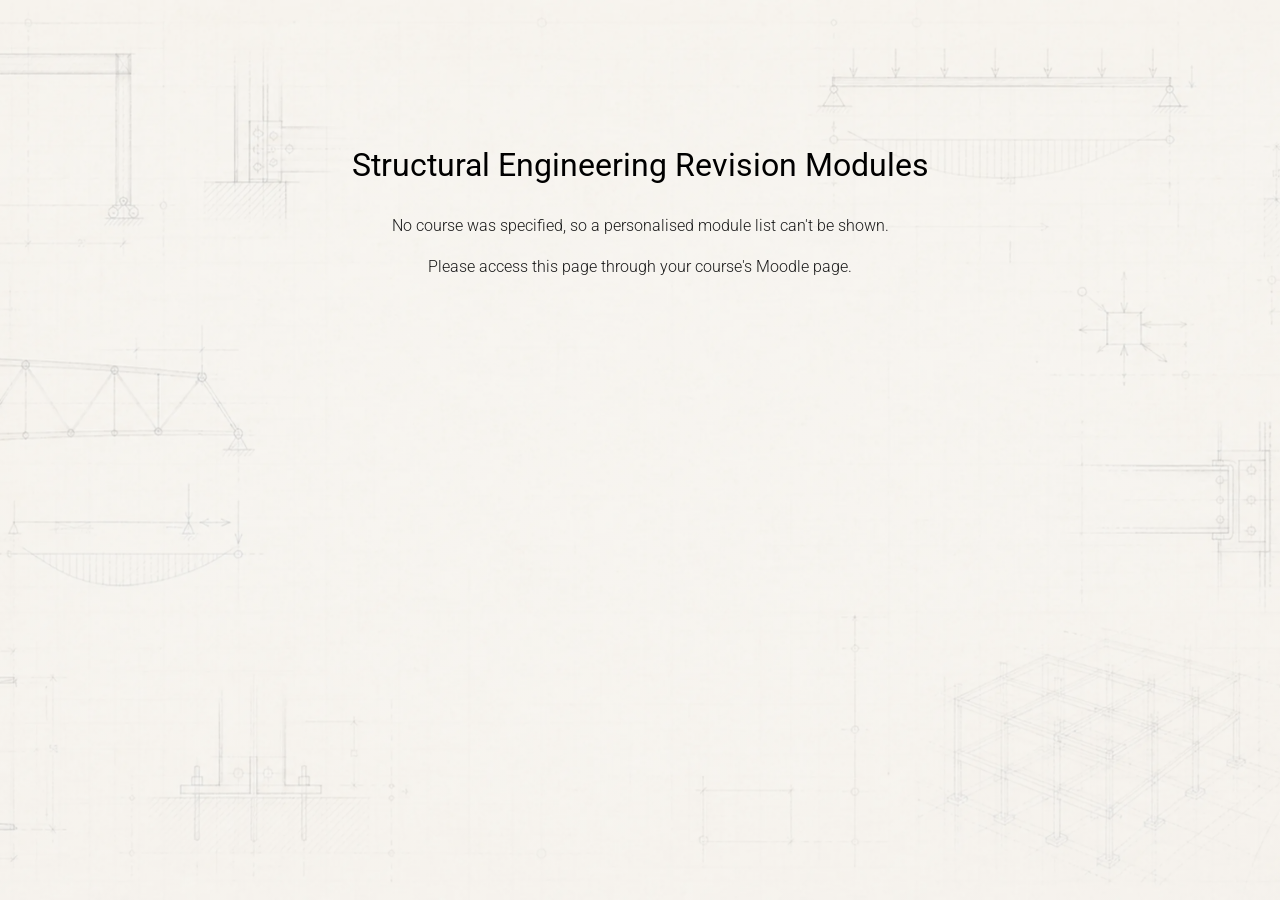
<file: homepage/index.html>
<!DOCTYPE html>
<html lang="en">
<head>
  <meta charset="UTF-8">
  <meta name="viewport" content="width=device-width, initial-scale=1.0">
  <title>Revision Modules</title>

  <link rel="stylesheet" href="../core/style.css">
  <link rel="stylesheet" href="homepage.css">
</head>

<body>

  <div id="homepage-app"></div>

  <!-- Load order matters: each file uses things defined above it -->
  <script src="../core/context.js"></script>   <!-- getStudentContext()          -->
  <script src="../core/api.js"></script>       <!-- fetchProgress()              -->
  <script src="catalog.js"></script>           <!-- CATALOG + lookup helpers     -->
  <script src="prerequisites.js"></script>     <!-- COURSE_GRAPH + default suite -->
  <script src="courses.js"></script>           <!-- COURSES (live offerings)     -->
  <script src="homepage.js"></script>          <!-- renders the dashboard        -->

</body>
</html>
</file>
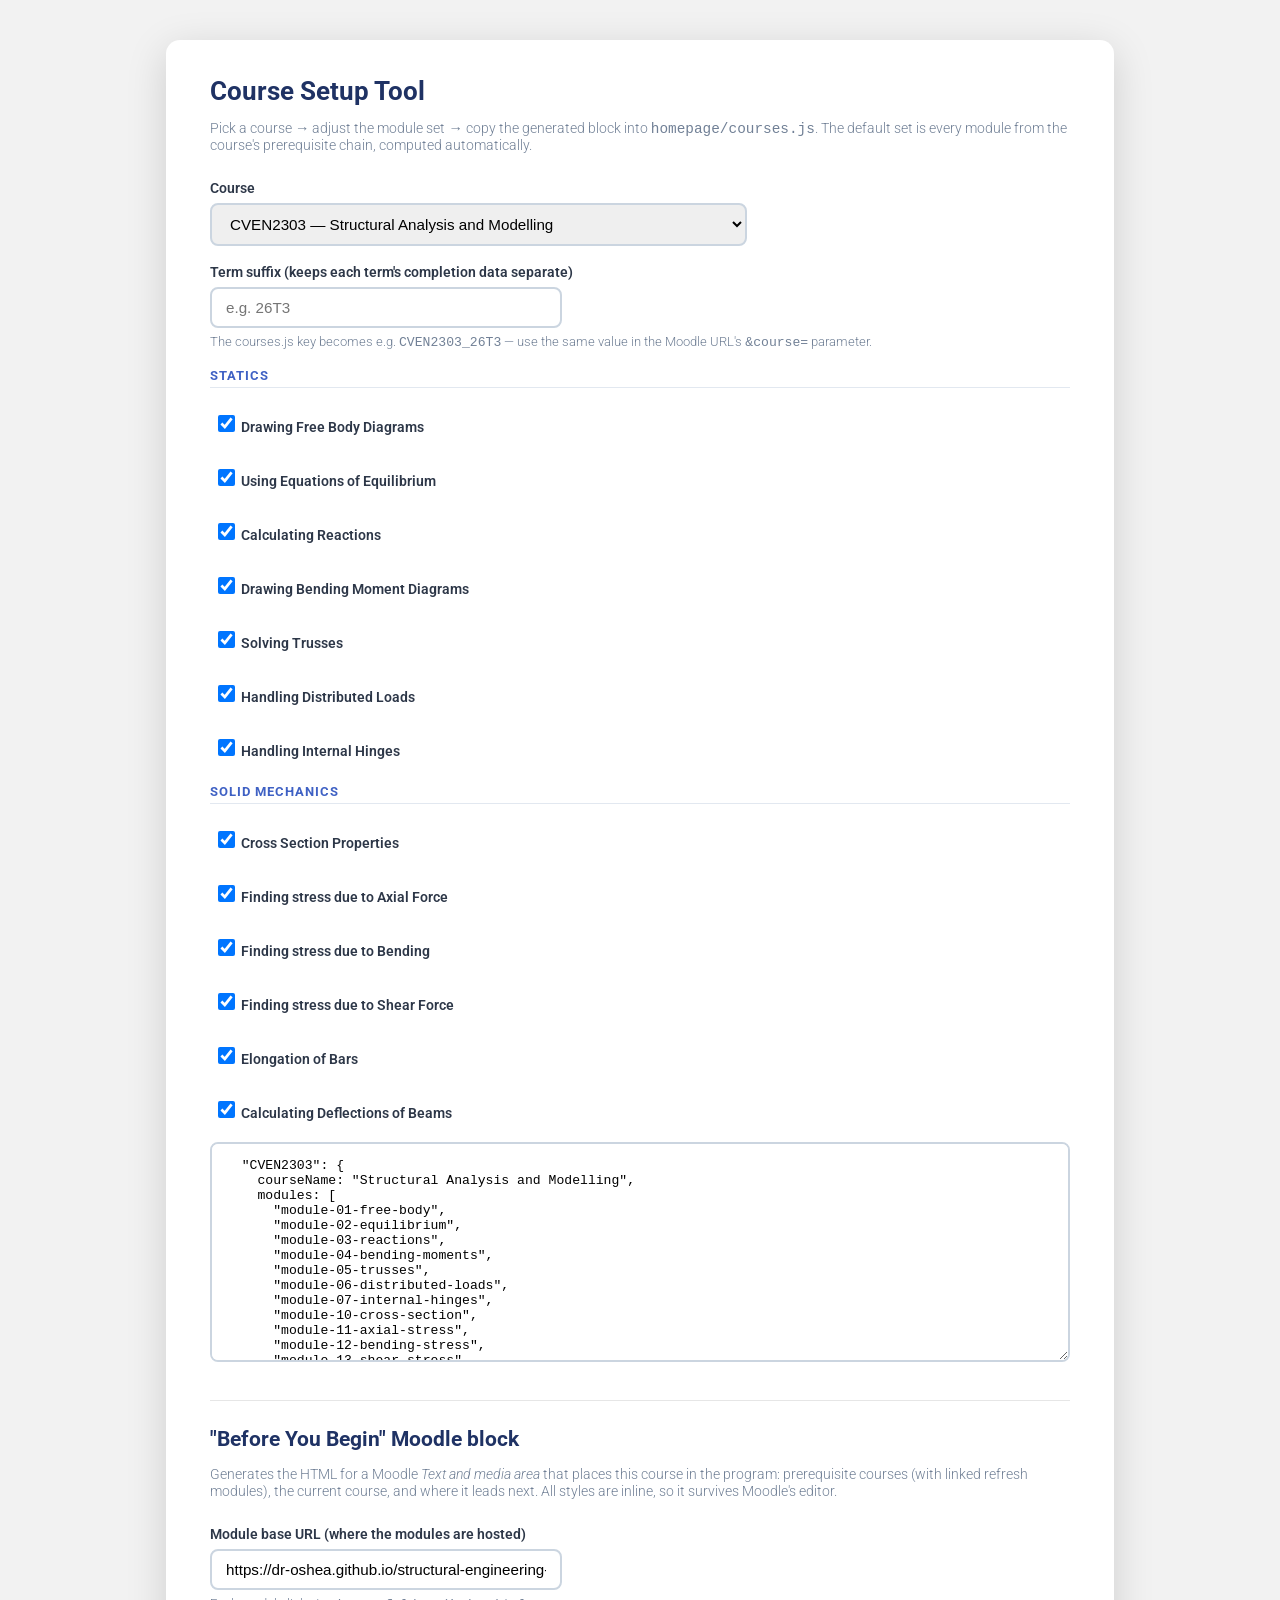
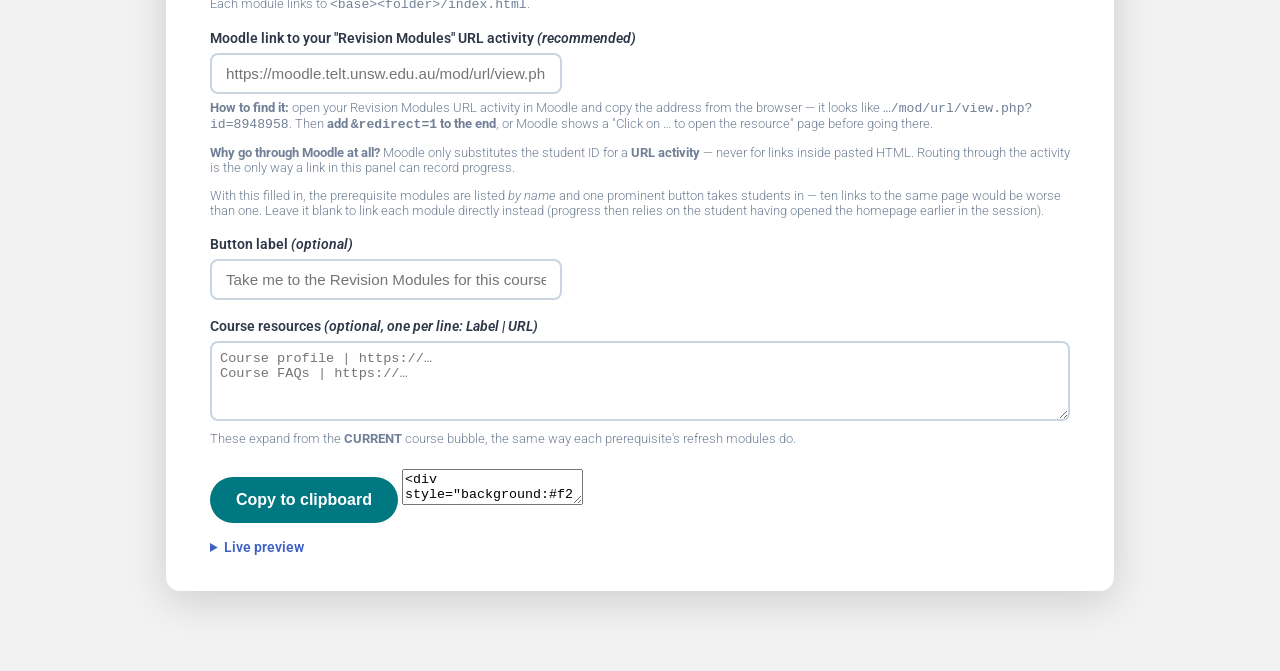
<file: setup-tool/index.html>
<!DOCTYPE html>
<html lang="en">
<head>
  <meta charset="UTF-8">
  <meta name="viewport" content="width=device-width, initial-scale=1.0">
  <title>Course Setup Tool — Revision Modules</title>
  <link rel="stylesheet" href="../core/style.css">
  <style>
    /* Self-contained tool styling (admin-facing, not student-facing) */
    #tool { max-width: 860px; margin: 40px auto 80px; background: white;
            border-radius: 14px; padding: 36px 44px;
            box-shadow: 0 10px 40px rgba(0,0,0,0.15); }
    #tool h1 { font-size: 1.6rem; color: #1f3264; margin: 0 0 6px; }
    #tool .sub { color: #718096; font-size: 0.9rem; margin-bottom: 26px; }
    #tool label { font-weight: 600; color: #2d3748; display: block;
                  margin: 18px 0 6px; font-size: 0.9rem; }
    #tool select, #tool input[type=text] {
      padding: 10px 14px; font-size: 0.95rem; border: 2px solid #cbd5e0;
      border-radius: 8px; min-width: 320px; }
    .cat-block { margin: 18px 0 4px; }
    .cat-block h3 { font-size: 0.8rem; letter-spacing: 0.08em;
                    text-transform: uppercase; color: #3f61c4;
                    border-bottom: 1px solid #e2e8f0; padding-bottom: 4px; }
    .mod-row { display: flex; align-items: center; gap: 10px;
               padding: 6px 4px; font-size: 0.95rem; color: #2d3748; }
    .mod-row input { width: 17px; height: 17px; }
    .mod-extra { opacity: 0.75; }
    #output { width: 100%; min-height: 220px; font-family: monospace;
              font-size: 0.82rem; border: 2px solid #cbd5e0; border-radius: 8px;
              padding: 14px; box-sizing: border-box; margin-top: 8px; }
    .tool-btn { margin-top: 18px; }
    .hint { font-size: 0.82rem; color: #718096; margin-top: 6px; }
  </style>
</head>
<body>

  <div id="tool">
    <h1>Course Setup Tool</h1>
    <p class="sub">Pick a course → adjust the module set → copy the generated
       block into <code>homepage/courses.js</code>. The default set is every
       module from the course's prerequisite chain, computed automatically.</p>

    <label for="course-select">Course</label>
    <select id="course-select" onchange="toolRefresh()"></select>

    <label for="term-input">Term suffix (keeps each term's completion data separate)</label>
    <input type="text" id="term-input" placeholder="e.g. 26T3"
           oninput="toolGenerate(); toolGenerateMoodle();">
    <p class="hint">The courses.js key becomes e.g. <code>CVEN2303_26T3</code> —
       use the same value in the Moodle URL's <code>&amp;course=</code> parameter.</p>

    <div id="module-picker"></div>

    <textarea id="output" readonly
      placeholder="The generated block appears here — copy and paste it into homepage/courses.js"></textarea>

    <hr style="margin:34px 0 26px;border:none;border-top:1px solid #e6e6e6;">

    <h1 style="font-size:1.3rem;">"Before You Begin" Moodle block</h1>
    <p class="sub">Generates the HTML for a Moodle <em>Text and media area</em> that
       places this course in the program: prerequisite courses (with linked
       refresh modules), the current course, and where it leads next. All styles
       are inline, so it survives Moodle's editor.</p>

    <label for="mp-base">Module base URL (where the modules are hosted)</label>
    <input type="text" id="mp-base" value="https://dr-oshea.github.io/structural-engineering-modules/"
           oninput="toolGenerateMoodle()">
    <p class="hint">Each module links to <code>&lt;base&gt;&lt;folder&gt;/index.html</code>.</p>

    <label for="mp-home">Moodle link to your "Revision Modules" URL activity <em>(recommended)</em></label>
    <input type="text" id="mp-home" placeholder="https://moodle.telt.unsw.edu.au/mod/url/view.php?id=123456&amp;redirect=1"
           oninput="toolGenerateMoodle()">
    <p class="hint">
      <strong>How to find it:</strong> open your Revision Modules URL activity in
      Moodle and copy the address from the browser — it looks like
      <code>…/mod/url/view.php?id=8948958</code>. Then
      <strong>add <code>&amp;redirect=1</code> to the end</strong>, or Moodle shows a
      "Click on … to open the resource" page before going there.
    </p>
    <p class="hint">
      <strong>Why go through Moodle at all?</strong> Moodle only substitutes the
      student ID for a <strong>URL activity</strong> — never for links inside
      pasted HTML. Routing through the activity is the only way a link in this
      panel can record progress.
    </p>
    <p class="hint">
      With this filled in, the prerequisite modules are listed <em>by name</em>
      and one prominent button takes students in — ten links to the same page
      would be worse than one. Leave it blank to link each module directly
      instead (progress then relies on the student having opened the homepage
      earlier in the session).
    </p>

    <label for="mp-btn">Button label <em>(optional)</em></label>
    <input type="text" id="mp-btn"
           placeholder="Take me to the Revision Modules for this course"
           oninput="toolGenerateMoodle()">

    <label for="mp-res">Course resources <em>(optional, one per line: Label | URL)</em></label>
    <textarea id="mp-res" rows="4" style="width:100%;box-sizing:border-box;
      font-family:monospace;font-size:.85rem;border:2px solid #cbd5e0;border-radius:8px;padding:8px;"
      placeholder="Course profile | https://…&#10;Course FAQs | https://…"
      oninput="toolGenerateMoodle()"></textarea>
    <p class="hint">These expand from the <strong>CURRENT</strong> course bubble, the same way each prerequisite's refresh modules do.</p>

    <button class="tool-btn" onclick="toolCopyMoodle()"
            style="background:#007882;">Copy to clipboard</button>
    <span id="mp-copied" style="margin-left:10px;color:#1ac987;font-weight:600;
          font-size:.85rem;display:none;">Copied ✓</span>
    <textarea id="moodle-output" readonly
      placeholder="The Moodle HTML appears here — copy it into the HTML view of a Text and media area."></textarea>

    <details style="margin-top:16px;">
      <summary style="cursor:pointer;font-size:.85rem;color:#3f61c4;font-weight:600;">
        Live preview</summary>
      <div id="moodle-preview" style="margin-top:12px;border:1px solid #e6e6e6;border-radius:8px;
           overflow:hidden;"></div>
    </details>
  </div>

  <!-- Data + logic (shared with the homepage — single source of truth) -->
  <script src="../homepage/catalog.js"></script>
  <script src="../homepage/prerequisites.js"></script>
  <script src="../homepage/moodle-panel.js"></script>

  <script>
    // ── Populate the course dropdown from the graph ──
    const sel = document.getElementById("course-select");
    Object.keys(COURSE_GRAPH).forEach(code => {
      const o = document.createElement("option");
      o.value = code;
      o.textContent = `${code} — ${COURSE_GRAPH[code].name}`;
      sel.appendChild(o);
    });
    sel.value = "CVEN2303";   // sensible default

    // ── Render the tickbox picker for the selected course ──
    function toolRefresh() {
      const code       = sel.value;
      const defaultIds = new Set(getDefaultModuleIds(code));

      // Group ALL catalog modules by category, in catalog order
      const cats = CATALOG.categories.slice().sort((a,b)=>a.order-b.order);
      const picker = document.getElementById("module-picker");

      picker.innerHTML = cats.map(cat => {
        const mods = CATALOG.modules
          .filter(m => m.category === cat.id)
          .sort((a,b)=>a.order-b.order);
        if (!mods.length) return "";
        return `
          <div class="cat-block">
            <h3>${cat.name}</h3>
            ${mods.map(m => {
              const isDefault = defaultIds.has(m.id);
              return `
                <label class="mod-row ${isDefault ? "" : "mod-extra"}">
                  <input type="checkbox" value="${m.id}"
                         ${isDefault ? "checked" : ""} onchange="toolGenerate()">
                  ${m.title}
                  ${isDefault ? "" : "<em>(beyond default prerequisites)</em>"}
                </label>
              `;
            }).join("")}
          </div>
        `;
      }).join("") || "<p class='hint'>No modules exist in the catalog yet.</p>";

      toolGenerate();
      if (typeof buildMoodlePanel === "function") toolGenerateMoodle();
    }

    // ── Emit the courses.js block ──
    function toolGenerate() {
      const code = sel.value;
      const term = document.getElementById("term-input").value.trim();
      const key  = term ? `${code}_${term}` : code;

      const ticked = [...document.querySelectorAll("#module-picker input:checked")]
                       .map(cb => cb.value);
      const ordered = sortModuleIds(ticked);   // catalog order, always

      const block =
`  "${key}": {
    courseName: "${COURSE_GRAPH[code].name}",
    modules: [
${ordered.map(id => `      "${id}"`).join(",\n")}
    ]
  },`;

      document.getElementById("output").value = block;
    }

    // ── Moodle "Before You Begin" panel generation ──
    function toolGenerateMoodle() {
      const code = sel.value;
      const term = document.getElementById("term-input").value.trim();
      const base = document.getElementById("mp-base").value.trim();

      const homeUrl = document.getElementById("mp-home").value.trim();

      // "Label | URL" per line → [{label, url}]
      const resources = document.getElementById("mp-res").value
        .split("\n").map(l => l.trim()).filter(Boolean)
        .map(l => {
          const i = l.lastIndexOf("|");
          return i === -1 ? null
            : { label: l.slice(0, i).trim(), url: l.slice(i + 1).trim() };
        }).filter(r => r && r.label && r.url);

      const btnText = document.getElementById("mp-btn").value.trim();

      const html = buildMoodlePanel(code, {
        moduleBaseUrl:  base,
        homeUrl:        homeUrl || undefined,
        homeButtonText: btnText || undefined,
        resources:     resources.length ? resources : undefined,
        courseParam:   term ? `${code}_${term}` : code
      });

      document.getElementById("moodle-output").value = html;
      document.getElementById("moodle-preview").innerHTML = html;
    }

    function toolCopyMoodle() {
      const ta = document.getElementById("moodle-output");
      ta.select();
      navigator.clipboard.writeText(ta.value).then(() => {
        const tag = document.getElementById("mp-copied");
        tag.style.display = "inline";
        setTimeout(() => tag.style.display = "none", 1600);
      });
    }

    toolRefresh();
    toolGenerateMoodle();
  </script>

</body>
</html>
</file>
<file: core/style.css>
/* ============================================================================
   UNSW LIGHT THEME — per Master Style Guide (typography + colour pages)
   Headings: Clancy (fallback Roboto/Arial) · Body: Roboto Light 300
   Mono accents: Roboto Mono · Palette: see :root
   ============================================================================ */

@import url('https://fonts.googleapis.com/css2?family=Roboto:wght@300;400;500;600;700&family=Roboto+Mono:wght@400;500&display=swap');

/* Clancy is UNSW's licensed custom typeface and cannot be bundled publicly.
   When you obtain the webfont files from the Brand team, place them in
   core/fonts/ and uncomment — headings pick it up automatically:

@font-face {
  font-family: 'Clancy';
  src: url('fonts/Clancy-Medium.woff2') format('woff2');
  font-weight: 600;
  font-display: swap;
}
*/

/* ===== Variables ===== */

:root {
  --sidebar-width: 240px;
  --footer-height: 64px;

  /* UNSW primary palette (Master Style Guide) */
  --unsw-yellow: #ffdc00;
  --unsw-black:  #000000;
  --unsw-white:  #ffffff;

  /* UNSW accent palette */
  --unsw-indigo: #3f61c4;
  --unsw-teal:   #007882;
  --unsw-red:    #ff635d;
  --unsw-blue:   #2daae2;
  --unsw-pink:   #fa91b6;
  --unsw-green:  #1ac987;
  --unsw-purple: #8a68c8;
  --unsw-orange: #ff8200;

  /* Typography (Clancy is UNSW's licensed custom face — see @font-face note) */
  --font-heading: 'Clancy', 'Roboto', Arial, sans-serif;
  --font-body:    'Roboto', Arial, sans-serif;
  --font-mono:    'Roboto Mono', 'Courier New', monospace;

  /* Light-theme surfaces */
  --surface-page: #f2f2f2;
  --surface-card: #ffffff;
  --border-soft:  #e6e6e6;
  --text-primary: #1a1a1a;
  --text-muted:   #666666;
}


/* ===== Base ===== */

body {
  margin: 0;
  font-family: var(--font-body);
  font-weight: 300;                     /* Roboto Light for body copy (guide) */
  background: var(--surface-page);      /* light theme */
  color: var(--text-primary);
}

/* Headings use the Clancy stack (falls back to Roboto/Arial until the
   licensed Clancy webfont is added — see the @font-face slot at the top). */
h1, h2, h3 {
  font-family: var(--font-heading);
  color: var(--unsw-black);
}

/* Roboto Regular for text reversed out of colour (guide) */
button, .card-back, .step-badge {
  font-weight: 400;
}


/* ===== Splash ===== */

.splash-container {
  display: flex;
  align-items: center;
  justify-content: center;
  min-height: 100vh;
  padding: 20px;
  /* White field with a large UNSW Yellow angled shape (title-slide device),
     plus a thin black sliver along its edge. Hard-stop gradients = crisp edges. */
  background:
    linear-gradient(112deg, var(--unsw-yellow) 0 34%, transparent 34.05%),
    var(--unsw-white);
}

.splash {
  padding: 50px 50px 40px;
  max-width: 800px;
  width: 100%;
  border-left: 6px solid var(--unsw-yellow);
  background: var(--surface-card);
  border-radius: 12px;
  box-shadow:
    0 10px 40px rgba(0,0,0,0.14),
    0 2px 8px rgba(0,0,0,0.08);
}

.splash:hover {
  box-shadow:
    0 12px 50px rgba(0,0,0,0.18),
    0 4px 12px rgba(0,0,0,0.10);
}

.splash h1 {
  margin: 0;
  font-size: 2.6rem;
  font-weight: 600;
  color: var(--unsw-black);
  letter-spacing: -0.01em;
}

.splash p {
  margin-top: 12px;
  font-size: 0.95rem;
  font-family: var(--font-mono);        /* mono sub-line, per brand samples */
  color: #333333;
  letter-spacing: 0.08em;
  text-transform: uppercase;
}


/* ===== Buttons ===== */

button {
  margin-top: 35px;
  padding: 14px 26px;
  font-size: 1rem;
  font-weight: 600;
  border: none;
  border-radius: 9999px;
  background-color: #3f61c4;
  color: white;
  cursor: pointer;
  transition: all 0.2s ease, transform 0.1s ease;
}

button:hover {
  background-color: #2f4ea8;
  transform: translateY(-2px);
}

button:active {
  transform: translateY(0px) scale(0.98);
}

button:disabled {
  opacity: 0.5;
  cursor: not-allowed;
}


/* ===== Layout ===== */

.layout {
  display: flex;
  min-height: 100vh;
}


/* ===== Sidebar ===== */

.sidebar {
  position: fixed;
  left: 0;
  top: 0;
  bottom: 0;                             /* full viewport height */
  width: var(--sidebar-width);
  overflow-y: auto;
  z-index: 200;
  background: var(--surface-card);
  color: var(--text-primary);
  padding: 24px 18px;
  display: flex;
  flex-direction: column;
  box-shadow: inset -1px 0 0 var(--border-soft);
}

.sidebar h3 {
  font-size: 0.85rem;
  letter-spacing: 0.12em;
  text-transform: uppercase;
  margin-bottom: 16px;
  color: var(--text-muted);
}

.sidebar ul {
  list-style: none;
  padding: 0;
  margin: 0;
}

.sidebar li {
  padding: 10px 12px;
  border-radius: 8px;
  margin-bottom: 6px;
  cursor: pointer;
  background: rgba(0,0,0,0.03);
  transition: all 0.2s ease;
}

/* Merged two duplicate :hover blocks into one */
.sidebar li:hover {
  background: rgba(0,0,0,0.06);
  transform: translateX(4px);
  border-left: 3px solid rgba(255,220,0,0.8);
}

.sidebar li.active {
  position: relative;
  background: rgba(0,0,0,0.06);
  font-weight: 600;
}

.sidebar li.active::before {
  content: "";
  position: absolute;
  left: 0;
  top: 6px;
  bottom: 6px;
  width: 4px;
  border-radius: 4px;
  background: #ffdc00; /* UNSW Yellow */
}

/* Block divider — a thin static yellow line, like the progress bar at 100%.
   Scoped under .sidebar to out-specify the base ".sidebar li" rule, and
   explicitly resets the list-item box so no grey background/padding leaks in.
   pointer-events:none makes it completely non-interactive. */
.sidebar li.sidebar-divider {
  height: 3px;
  min-height: 3px;
  padding: 0;
  margin: 12px 6px;
  background: #ffdc00;              /* UNSW Yellow */
  border: none;
  border-radius: 2px;
  box-shadow: none;
  list-style: none;
  pointer-events: none;            /* not interactive — purely visual */
}


/* ===== Main area ===== */

.main {
  margin-left: var(--sidebar-width);            /* offset for fixed sidebar */
  flex: 1;
  display: flex;
  align-items: flex-start;
  justify-content: center;
  padding: 40px 40px calc(var(--footer-height) + 24px);
}


/* ===== Slide ===== */

/* Merged three duplicate .slide blocks into one,
   preserving the final cascade result exactly */
.slide {
  width: 100%;
  max-width: 900px;
  min-height: 60vh;
  padding: 40px 50px;
  margin: 0 auto;
  background: white;
  border: 1px solid #e2e8f0;
  border-radius: 14px;
  box-shadow: 0 8px 28px rgba(0,0,0,0.08);
  text-align: center;
}

@media (max-width: 1000px) {
  .slide {
    max-width: 100%;
  }
}

.slide-image {
  margin-top: 20px;
  width: 100%;
  max-width: 100%;
  height: auto;
  border-radius: 8px;
  border: 1px solid #e2e8f0;
}


/* ===== Info slide: styled content blocks ===== */

.info-body {
  display: flex;
  flex-direction: column;
  gap: 16px;
  margin-bottom: 8px;
}

/* Text block — same visual language as the MCQ/Worked-Example question box */
.info-block {
  text-align: left;
  background: #f8fafc;
  border-left: 4px solid #3f61c4;
  border-radius: 0 8px 8px 0;
  padding: 16px 20px;
  font-size: 0.95rem;
  line-height: 1.65;
  color: #2d3748;
}

.info-block p:first-child { margin-top: 0; }
.info-block p:last-child  { margin-bottom: 0; }

/* Equation block — centred, lighter, monospace-friendly */
.info-block-equation {
  text-align: center;
  border-left-color: var(--unsw-teal);
  font-family: var(--font-mono);
  font-size: 1.05rem;
  background: #f4f8f9;
}

/* Image within the info body — centred, not full-bleed */
.info-block-image {
  display: block;
  width: 100%;              /* fill the column; max-width is the author's dial */
  max-width: 100%;          /* overridden inline by the block's width/scale   */
  height: auto;             /* aspect ratio always preserved                  */
  margin: 4px auto;
  border-radius: 8px;
  border: 1px solid #e2e8f0;
}


/* ===== Cards intro block (matches question styling) ===== */

.cards-intro {
  text-align: left;
  background: #f8fafc;
  border-left: 4px solid #3f61c4;
  border-radius: 0 8px 8px 0;
  padding: 16px 20px;
  margin-bottom: 24px;
  font-size: 0.95rem;
  line-height: 1.65;
  color: #2d3748;
}


/* ===== Cards ===== */

.card-container {
  display: grid;
  grid-template-columns: repeat(auto-fit, minmax(200px, 1fr));
  gap: 24px;
  margin-top: 20px;
  justify-content: center;
}

.card {
  height: 150px;
  perspective: 1000px;
  cursor: pointer;
}

.card-inner {
  width: 100%;
  height: 100%;
  position: relative;
  transition: transform 0.5s;
  transform-style: preserve-3d;
}

.card.flipped .card-inner {
  transform: rotateY(180deg);
}

.card-front,
.card-back {
  position: absolute;
  width: 100%;
  height: 100%;
  box-sizing: border-box;        /* padding stays inside the card, preserving the gap */
  display: flex;
  align-items: center;
  justify-content: center;
  padding: 12px;
  text-align: center;
  border-radius: 12px;
  backface-visibility: hidden;
  box-shadow: 0 4px 12px rgba(0,0,0,0.1);
}

.card-front {
  background: white;
  font-weight: 600;
}

.card-back {
  background: linear-gradient(135deg, #3f61c4, #5a78d6);
  color: white;
  transform: rotateY(180deg);
}

.card:hover {
  transform: translateY(-3px);
}


/* ===== Sidebar logo ===== */

.sidebar-logo-wrapper {
  margin-top: auto;                      /* pins logo to bottom of sidebar */
  padding-top: 20px;
  display: flex;
  justify-content: center;
}

.sidebar-logo-box {
  background: white;
  border: 1px solid var(--border-soft);
  border-radius: 8px;
  padding: 10px 14px;
  display: flex;
  align-items: center;
  justify-content: center;
}

.sidebar-logo {
  display: block;
  max-width: 200px;
  width: 100%;
  height: auto;
}


/* ===== Footer nav ===== */

.nav-buttons {
  margin-top: 20px;
  display: flex;
  justify-content: space-between;
}

.nav-footer {
  position: fixed;
  bottom: 0;
  left: 275px;            /* starts at sidebar edge, not full width */
  right: 0;
  height: var(--footer-height);
  display: flex;
  align-items: center;
  justify-content: space-between;
  padding: 0 24px;                       /* symmetric — Back is 24px from sidebar edge, Next 24px from right */
  background: var(--surface-card);
  border-top: 1px solid var(--border-soft);
  z-index: 1000;
}

.nav-footer button {
  margin-top: 0;                         /* override global button { margin-top: 35px } */
  box-shadow: 0 4px 12px rgba(0,0,0,0.2);
  flex-shrink: 0;
}

/* Forward button in its "Confirm?" state — amber to signal a deliberate action */
.nav-footer button.nav-confirm {
  background-color: var(--unsw-orange);
}

.nav-footer button.nav-confirm:hover {
  background-color: #e67300;
}

/* ===== Footer centre: page label + progress bar ===== */

.footer-center {
  display: flex;
  flex-direction: column;
  align-items: center;
  gap: 6px;
  flex: 1;
  padding: 0 20px;
}

.footer-page-label {
  font-size: 0.78rem;
  font-family: var(--font-mono);
  color: var(--text-muted);
  letter-spacing: 0.06em;
  text-transform: uppercase;
}

.footer-progress-bar {
  width: 180px;
  max-width: 100%;
  height: 3px;
  background: #e0e0e0;
  border-radius: 2px;
  overflow: hidden;
}

.footer-progress-fill {
  height: 100%;
  background: #ffdc00;                   /* UNSW Yellow */
  border-radius: 2px;
  transition: width 0.35s ease;
}

/* ===== Steps (worked example) type ===== */

/* Figure shown above the problem statement (steps) or question (mcq) */
.problem-image {
  display: block;
  max-width: 100%;
  max-height: 320px;
  width: auto;
  margin: 0 auto 24px;
  border-radius: 8px;
  border: 1px solid #e2e8f0;
  background: white;
}

/* Optional figure inside an individual step (e.g. a hint diagram) */
.step-image {
  display: block;
  max-width: 100%;
  max-height: 240px;
  width: auto;
  margin: 4px 0 14px;
  border-radius: 6px;
  border: 1px solid #e2e8f0;
}

.problem-statement {
  text-align: left;
  background: #f8fafc;
  border-left: 4px solid #3f61c4;
  border-radius: 0 8px 8px 0;
  padding: 16px 20px;
  margin-bottom: 24px;
  font-size: 0.95rem;
  line-height: 1.6;
  color: #2d3748;
}

.steps-container {
  text-align: left;
  display: flex;
  flex-direction: column;
  gap: 12px;
}

.step {
  border: 1px solid #e2e8f0;
  border-radius: 10px;
  padding: 20px 24px;
  background: white;
  box-shadow: 0 2px 8px rgba(0,0,0,0.04);
}

/* Step states: inactive → active → complete
   Removing step-inactive triggers the opacity transition automatically */
.step {
  transition: opacity 0.4s ease;
}

.step-inactive {
  opacity: 0.35;
}

/* Block all interaction with inactive steps */
.step-inactive .step-input,
.step-inactive .check-btn {
  pointer-events: none;
}

.step-badge {
  display: inline-block;
  background: #3f61c4;
  color: white;
  font-size: 0.7rem;
  font-weight: 700;
  letter-spacing: 0.08em;
  text-transform: uppercase;
  padding: 3px 10px;
  border-radius: 9999px;
  margin-bottom: 12px;
}

.step-instruction {
  margin: 0 0 14px 0;
  font-size: 0.95rem;
  color: #2d3748;
  line-height: 1.55;
}

.step-input-row {
  display: flex;
  align-items: center;
  gap: 10px;
  flex-wrap: wrap;
}

.step-input {
  width: 120px;
  padding: 10px 14px;
  font-size: 1rem;
  border: 2px solid #cbd5e0;
  border-radius: 8px;
  outline: none;
  transition: border-color 0.2s, background 0.2s;
  text-align: center;
  -moz-appearance: textfield; /* hide number spinners in Firefox */
}

.step-input::-webkit-outer-spin-button,
.step-input::-webkit-inner-spin-button {
  -webkit-appearance: none; /* hide number spinners in Chrome/Safari */
}

.step-input:focus {
  border-color: #3f61c4;
  box-shadow: 0 0 0 3px rgba(63,97,196,0.15);
}

.step-input.step-correct {
  border-color: #38a169;
  background: #f0fff4;
  color: #276749;
  font-weight: 600;
}

.step-unit {
  font-size: 0.9rem;
  color: #718096;
  font-weight: 500;
  min-width: 30px;
}

/* Check button — override the global button styles */
.check-btn {
  margin-top: 0;
  padding: 10px 22px;
  font-size: 0.9rem;
  border-radius: 8px;
  background: #3f61c4;
}

.check-btn:disabled {
  background: #38a169;
  opacity: 1;
  cursor: default;
  transform: none;
}

/* Step explanation — revealed on correct answer */
.step-explanation {
  margin-top: 14px;
  padding: 12px 16px;
  background: #f0fff4;
  border: 1px solid #9ae6b4;
  border-radius: 8px;
  font-size: 0.9rem;
  color: #276749;
  display: flex;
  align-items: flex-start;
  gap: 10px;
  line-height: 1.5;
}

.step-explanation-hidden {
  display: none;
}

.explanation-tick {
  font-size: 1.1rem;
  flex-shrink: 0;
}

/* Completion banner */
.steps-complete {
  margin-top: 8px;
  padding: 16px 20px;
  background: linear-gradient(135deg, #ebf8ff, #e9f5f0);
  border: 1px solid #90cdf4;
  border-radius: 10px;
  color: #2b6cb0;
  font-weight: 600;
  text-align: center;
  font-size: 1rem;
}

.steps-complete-hidden {
  display: none;
}

/* ── Buzz animation (wrong answer) ───────────────────────────────── */

@keyframes buzz {
  0%   { transform: translateX(0); }
  15%  { transform: translateX(-7px); }
  30%  { transform: translateX(7px); }
  45%  { transform: translateX(-5px); }
  60%  { transform: translateX(5px); }
  75%  { transform: translateX(-3px); }
  90%  { transform: translateX(3px); }
  100% { transform: translateX(0); }
}

.buzz {
  animation: buzz 0.45s ease;
  border-color: #ff635d !important;
  background: #fff5f5 !important;
}

/* ── Reveal animation (new step unlocked) ────────────────────────── */

@keyframes stepReveal {
  from { opacity: 0; transform: translateY(10px); }
  to   { opacity: 1; transform: translateY(0); }
}

.step-reveal {
  animation: stepReveal 0.4s ease forwards;
}


/* ===== Sidebar: non-navigable and locked items ===== */

/* Splash entry — visible but never clickable */
.sidebar-item-no-nav {
  cursor: default;
  opacity: 0.7;
}

.sidebar-item-no-nav:hover {
  background: rgba(0,0,0,0.03) !important;
  transform: none !important;
  border-left: none !important;
}

/* Future slides locked behind an incomplete steps slide */
.sidebar-item-locked {
  cursor: default;
  opacity: 0.35;
}

.sidebar-item-locked:hover {
  background: rgba(0,0,0,0.03) !important;
  transform: none !important;
  border-left: none !important;
}

/* ===== Sidebar: quiz items use UNSW Teal instead of Yellow ===== */

/* Teal active-bar for the current quiz slide */
.sidebar li.sidebar-item-quiz.active::before {
  background: var(--unsw-teal);
}

/* Teal hover border for accessible (non-locked) quiz items */
.sidebar li.sidebar-item-quiz:not(.sidebar-item-locked):hover {
  border-left-color: rgba(0, 120, 130, 0.6);
}

/* ===== Multiple Choice (MCQ) type ===== */

.mcq-question {
  text-align: left;
  background: #f8fafc;
  border-left: 4px solid var(--unsw-teal);
  border-radius: 0 8px 8px 0;
  padding: 16px 20px;
  margin-bottom: 24px;
  font-size: 0.95rem;
  line-height: 1.6;
  color: #2d3748;
}

/* Grid layout — column count set by mcq-cols-N class on the container */
.mcq-options {
  display: grid;
  gap: 16px;
  margin: 0 auto 20px;
}

.mcq-cols-2 {
  grid-template-columns: 1fr 1fr;
  max-width: 640px;
}

.mcq-cols-3 {
  grid-template-columns: 1fr 1fr 1fr;
  max-width: 760px;
}

/* Option buttons — override global button styles completely */
.mcq-option {
  margin-top: 0;
  border-radius: 10px;
  background: white;
  color: #2d3748;
  font-size: 0.95rem;
  font-weight: 500;
  line-height: 1.45;
  border: 2px solid #e2e8f0;
  padding: 20px 16px;
  min-height: 90px;
  width: 100%;
  cursor: pointer;
  display: flex;
  flex-direction: column;
  align-items: center;
  justify-content: center;
  text-align: center;
  gap: 8px;
  transition: border-color 0.18s ease, background 0.18s ease, transform 0.15s ease;
  box-shadow: 0 2px 6px rgba(0,0,0,0.05);
}

.mcq-option:hover:not(:disabled) {
  border-color: var(--unsw-teal);
  background: #f0fafd;
  transform: translateY(-2px);
  box-shadow: 0 4px 12px rgba(0,120,130,0.15);
}

/* Correct answer — green */
.mcq-option.mcq-option-correct {
  border-color: #38a169 !important;
  background: #f0fff4 !important;
  color: #276749 !important;
  font-weight: 700;
}

/* Wrong answer after buzz — faded out, can't be clicked again */
.mcq-option.mcq-option-wrong {
  opacity: 0.35;
}

/* All other options once correct is chosen — subtly dimmed */
.mcq-option.mcq-option-done {
  opacity: 0.45;
}

.mcq-option:disabled {
  cursor: default;
  transform: none !important;
}

/* Image inside an MCQ option */
.mcq-option-img {
  max-width: 100%;
  max-height: 130px;
  object-fit: contain;
  border-radius: 6px;
}

/* Explanation revealed after correct answer */
.mcq-explanation {
  text-align: left;
  margin: 8px auto 8px;
  padding: 12px 16px;
  background: #f0fff4;
  border: 1px solid #9ae6b4;
  border-radius: 8px;
  font-size: 0.9rem;
  color: #276749;
  display: flex;
  align-items: flex-start;
  gap: 10px;
  line-height: 1.5;
  max-width: 640px;
}

.mcq-explanation-hidden {
  display: none;
}


/* ===== Final (completion) slide ===== */

.final-card {
  text-align: center;
  display: flex;
  flex-direction: column;
  align-items: center;
}

.final-trophy {
  font-size: 3.2rem;
  margin-bottom: 8px;
  line-height: 1;
}

/* Star rating */
.final-rating {
  margin-top: 28px;
  display: flex;
  flex-direction: column;
  align-items: center;
  gap: 10px;
}

.final-rating-label {
  font-size: 0.85rem;
  color: #333;
  letter-spacing: 0.06em;
  text-transform: uppercase;
  opacity: 0.8;
}

.final-stars {
  display: flex;
  gap: 12px;
}

.final-star {
  font-size: 3.2rem;
  line-height: 1;
  cursor: pointer;
  color: rgba(0,0,0,0.15);            /* empty star */
  transition: color 0.15s ease, transform 0.12s ease, text-shadow 0.15s ease;
  user-select: none;
}

.final-star:hover {
  transform: scale(1.2);
}

.final-star-filled {
  color: var(--unsw-yellow);          /* filled — bright UNSW Yellow */
  transform: scale(1.12);             /* selected stars sit slightly larger */
  text-shadow: 0 2px 6px rgba(0,0,0,0.28),   /* depth so yellow reads on white */
               0 0 1px rgba(0,0,0,0.45);     /* thin outline for definition */
}

/* Save and Close button */
.final-save-btn {
  margin-top: 30px;
}

/* Bug report link */
.final-bug-link {
  margin-top: 18px;
  font-size: 0.85rem;
  color: var(--unsw-black);
  text-decoration: underline;
  opacity: 0.85;
  transition: opacity 0.15s ease;
}

.final-bug-link:hover {
  opacity: 1;
}


/* ===== Embed type (GeoGebra / Desmos / video / iframe) ===== */

.embed-frame-wrapper {
  width: 100%;
  max-width: 860px;
  margin: 8px auto 4px;
  aspect-ratio: 16 / 9;            /* default; overridable per-slide */
  border-radius: 10px;
  overflow: hidden;
  border: 1px solid #e2e8f0;
  box-shadow: 0 4px 16px rgba(0,0,0,0.08);
  background: #f8fafc;
}

.embed-frame {
  width: 100%;
  height: 100%;
  border: 0;
  display: block;
}

.embed-caption {
  text-align: center;
  font-size: 0.85rem;
  color: #718096;
  margin-top: 12px;
}


/* ===== Reveal type (show/hide solution) ===== */

.reveal-btn {
  margin-top: 20px;
  background: var(--unsw-teal);
}

.reveal-btn:hover {
  background: #005e66;
}

.reveal-answer {
  text-align: left;
  margin: 20px auto 0;
  padding: 18px 22px;
  background: #f0fff4;
  border: 1px solid #9ae6b4;
  border-left: 4px solid #38a169;
  border-radius: 0 8px 8px 0;
  font-size: 0.95rem;
  line-height: 1.6;
  color: #276749;
  max-width: 720px;
}

.reveal-answer-hidden {
  display: none;
}


/* ===== Hotspot type (click the diagram) ===== */

.hotspot-stage {
  position: relative;
  display: block;            /* block so width:100% resolves against the slide */
  width: 100%;
  max-width: 700px;          /* default; overridable per-slide via maxWidth */
  margin: 8px auto 4px;
  line-height: 0;            /* remove inline-image gap */
}

.hotspot-image {
  display: block;
  width: 100%;               /* explicit width so viewBox-only SVGs size correctly */
  height: auto;
  border-radius: 8px;
  border: 1px solid #e2e8f0;
}

/* Each clickable region — invisible by default, faint outline on hover */
.hotspot-region {
  position: absolute;
  margin: 0;
  padding: 0;
  background: transparent;
  border: 2px solid transparent;
  border-radius: 6px;
  cursor: pointer;
  transition: background 0.15s ease, border-color 0.15s ease;
  box-shadow: none;
}

.hotspot-region:hover:not(:disabled) {
  background: rgba(0,120,130,0.12);
  border-color: rgba(0,120,130,0.6);
}

.hotspot-region.hotspot-correct {
  background: rgba(56,161,105,0.25);
  border-color: #38a169;
}

.hotspot-region.hotspot-wrong {
  background: rgba(255,99,93,0.25);
  border-color: #ff635d;
}

.hotspot-region:disabled {
  cursor: default;
}

/* Pulsing marker dot — centred in each region so students can see where to click */
.hotspot-marker {
  position: absolute;
  top: 50%;
  left: 50%;
  width: 16px;
  height: 16px;
  border-radius: 50%;
  background: var(--unsw-red);
  box-shadow: 0 0 0 rgba(255,99,93,0.6);
  transform: translate(-50%, -50%);
  pointer-events: none;                /* clicks pass through to the button */
  animation: hotspotPulse 1.6s ease-out infinite;
}

@keyframes hotspotPulse {
  0%   { box-shadow: 0 0 0 0 rgba(255,99,93,0.55); }
  70%  { box-shadow: 0 0 0 14px rgba(255,99,93,0); }
  100% { box-shadow: 0 0 0 0 rgba(255,99,93,0); }
}

/* Once the region is answered/disabled, stop the pulse and hide the marker */
.hotspot-region:disabled .hotspot-marker {
  animation: none;
  display: none;
}

/* On a correct region, keep a static solid dot to confirm the location */
.hotspot-region.hotspot-correct .hotspot-marker {
  display: block;
  background: #38a169;
  box-shadow: none;
  animation: none;
}

/* ═══════════════════════════════════════════════════════════════════════════
   QUIZ (Test Your Knowledge) type
   ═══════════════════════════════════════════════════════════════════════════ */

/* ── Intro sub-page ── */
.quiz-intro {
  text-align: center;
  padding: 20px 0;
}

.quiz-intro p {
  font-size: 1rem;
  line-height: 1.6;
  color: #2d3748;
  max-width: 600px;
  margin: 0 auto 12px;
}

.quiz-intro-meta {
  font-size: 0.82rem !important;
  letter-spacing: 0.06em;
  text-transform: uppercase;
  color: #718096 !important;
}

.quiz-start-btn {
  margin-top: 24px;
  background: var(--unsw-teal);
}

.quiz-start-btn:hover {
  background: #005e66;
}

/* ── Question progress bar ── */
.quiz-progress {
  display: flex;
  flex-direction: column;
  align-items: center;
  gap: 8px;
  margin-bottom: 24px;
}

.quiz-progress-label {
  font-size: 0.8rem;
  letter-spacing: 0.06em;
  text-transform: uppercase;
  color: #718096;
  font-weight: 600;
}

.quiz-progress-bar {
  width: 100%;
  max-width: 420px;
  height: 6px;
  background: #e2e8f0;
  border-radius: 3px;
  overflow: hidden;
}

.quiz-progress-fill {
  height: 100%;
  background: var(--unsw-teal);
  border-radius: 3px;
  transition: width 0.35s ease;
}

.quiz-input-row {
  justify-content: center;
  margin-top: 8px;
}

/* Single-attempt feedback colours (no retry within a quiz question) */
.mcq-option.mcq-option-wrong-final {
  border-color: #ff635d !important;
  background: #fff5f5 !important;
  color: #c53030 !important;
}

.step-input.step-incorrect-final {
  border-color: #ff635d;
  background: #fff5f5;
  color: #c53030;
  font-weight: 600;
}

/* ── Results sub-page ── */
.quiz-results {
  text-align: center;
  padding: 12px 0;
}

.quiz-score-ring {
  width: 130px;
  height: 130px;
  margin: 0 auto 18px;
  border-radius: 50%;
  border: 6px solid var(--unsw-teal);
  display: flex;
  align-items: center;
  justify-content: center;
  background: #f7fbfd;
}

.quiz-score-num {
  font-size: 2.6rem;
  font-weight: 700;
  color: var(--unsw-black);
}

.quiz-score-den {
  font-size: 1.3rem;
  font-weight: 500;
  color: #718096;
}

.quiz-score-msg {
  font-size: 1.05rem;
  color: #2d3748;
  margin: 0 auto 20px;
  max-width: 520px;
}

.quiz-results-actions {
  display: flex;
  gap: 14px;
  justify-content: center;
  flex-wrap: wrap;
  margin-bottom: 8px;
}

.quiz-review-btn {
  background: #3f61c4;
}

.quiz-retry-btn {
  background: #718096;
}

.quiz-retry-btn:hover {
  background: #5a6b80;
}

/* ── Review table ── */
.quiz-review {
  margin-top: 24px;
  overflow-x: auto;
}

.quiz-review-hidden {
  display: none;
}

.quiz-review-table {
  width: 100%;
  border-collapse: collapse;
  font-size: 0.92rem;
  text-align: left;
}

.quiz-review-table th,
.quiz-review-table td {
  padding: 10px 14px;
  border-bottom: 1px solid #e2e8f0;
}

.quiz-review-table th {
  font-size: 0.75rem;
  letter-spacing: 0.05em;
  text-transform: uppercase;
  color: #718096;
  background: #f8fafc;
}

.quiz-review-table td:first-child,
.quiz-review-table th:first-child {
  text-align: center;
  width: 40px;
}

.quiz-row-correct td {
  background: #f0fff4;
}

.quiz-row-correct td:first-child {
  color: #38a169;
  font-weight: 700;
}

.quiz-row-wrong td {
  background: #fff5f5;
}

.quiz-row-wrong td:first-child {
  color: #e53e3e;
  font-weight: 700;
}


/* ===== Context / motivation slide ===== */

.context-block {
  display: flex;
  flex-direction: column;
  align-items: center;
  gap: 28px;
  padding: 10px 0;
}

.context-image {
  display: block;
  width: 100%;
  max-width: 560px;
  height: auto;
  border-radius: 12px;
  border: 1px solid #e2e8f0;
  box-shadow: 0 8px 28px rgba(0,0,0,0.12);
}

.context-text {
  max-width: 640px;
  font-size: 1.15rem;
  line-height: 1.6;
  color: #2d3748;
  text-align: center;
}

.context-text p {
  margin: 0 0 10px;
}

.context-text p:last-child {
  margin-bottom: 0;
}

/* ===== Quiz results: finish instruction ===== */

.quiz-finish-hint {
  margin-top: 26px;
  padding-top: 18px;
  border-top: 1px solid #e2e8f0;
  font-size: 0.95rem;
  color: #4a5568;
}

/* ===== Info blocks: image captions ===== */

.info-block-figure {
  margin: 4px auto;
  display: flex;
  flex-direction: column;
  align-items: center;
}

.info-block-caption {
  margin-top: 8px;
  font-family: var(--font-mono);
  font-size: 0.8rem;
  color: var(--text-muted);
  text-align: center;
}


/* ===== LaTeX (KaTeX) ===== */

/* Display maths sits centred with breathing room */
.katex-display {
  margin: 0.4em 0 !important;
}

/* Keep equation blocks readable if KaTeX fails to load (raw LaTeX shows) */
.info-block-equation .katex {
  font-size: 1.15em;
}

/* Long equations scroll rather than overflowing the slide */
.katex-display > .katex {
  max-width: 100%;
  overflow-x: auto;
  overflow-y: hidden;
  padding: 2px 0;
}


/* ===== PowerPoint / imported slide type ===== */

.pptslide-stage {
  display: flex;
  flex-direction: column;
  align-items: center;
  width: 100%;
}

.pptslide-image {
  display: block;
  width: 100%;
  height: auto;
  border-radius: 10px;
  border: 1px solid var(--border-soft);
  box-shadow: 0 6px 22px rgba(0,0,0,0.10);
  background: var(--surface-card);
}

.pptslide-frame {
  width: 100%;
  aspect-ratio: 16 / 9;
  border-radius: 10px;
  overflow: hidden;
  border: 1px solid var(--border-soft);
  box-shadow: 0 6px 22px rgba(0,0,0,0.10);
  background: var(--surface-card);
}

.pptslide-pdf {
  width: 100%;
  height: 100%;
  border: 0;
  display: block;
}

.pptslide-caption {
  margin-top: 14px;
  font-family: var(--font-mono);
  font-size: 0.82rem;
  color: var(--text-muted);
  text-align: center;
}


/* ===== Dev-mode badge (shown only when quiz gating is switched off) ===== */

#dev-mode-badge {
  position: fixed;
  top: 12px;
  right: 12px;
  z-index: 5000;
  padding: 6px 12px;
  border-radius: 9999px;
  background: var(--unsw-orange);
  color: #ffffff;
  font-family: var(--font-mono);
  font-size: 0.7rem;
  font-weight: 500;
  letter-spacing: 0.08em;
  text-transform: uppercase;
  box-shadow: 0 3px 10px rgba(0,0,0,0.22);
  pointer-events: none;          /* never intercepts clicks */
  user-select: none;
}


/* ===== Explore type (annotated diagram with an explanation panel) ===== */

.explore-stage {
  position: relative;
  display: block;
  width: 100%;
  max-width: 860px;
  margin: 8px auto 4px;
  line-height: 0;
}

.explore-image {
  display: block;
  width: 100%;
  height: auto;
  border-radius: 8px;
  border: 1px solid var(--border-soft);
}

/* Numbered/lettered marker, centred on its (x, y) point */
.explore-marker {
  position: absolute;
  transform: translate(-50%, -50%);
  margin: 0;
  width: 30px;
  height: 30px;
  padding: 0;
  border-radius: 50%;
  border: 2px solid var(--unsw-white);
  background: var(--unsw-indigo);
  color: var(--unsw-white);
  font-family: var(--font-body);
  font-size: 0.82rem;
  font-weight: 700;
  line-height: 1;
  cursor: pointer;
  box-shadow: 0 2px 8px rgba(0,0,0,0.28);
  transition: transform 0.12s ease, background 0.15s ease;
  animation: exploreNudge 2.4s ease-in-out infinite;
}

.explore-marker:hover {
  transform: translate(-50%, -50%) scale(1.18);
  background: #2f4ea8;
}

/* Gentle pulse draws the eye to points not yet opened */
@keyframes exploreNudge {
  0%, 100% { box-shadow: 0 2px 8px rgba(0,0,0,0.28), 0 0 0 0 rgba(63,97,196,0.5); }
  60%      { box-shadow: 0 2px 8px rgba(0,0,0,0.28), 0 0 0 10px rgba(63,97,196,0); }
}

/* Already opened — calmer, so remaining points stand out */
.explore-marker-visited {
  background: var(--unsw-teal);
  animation: none;
}

/* Currently shown in the panel */
.explore-marker-active {
  background: var(--unsw-black);
  border-color: var(--unsw-yellow);
  box-shadow: 0 0 0 4px rgba(255,220,0,0.55), 0 2px 8px rgba(0,0,0,0.3);
  animation: none;
}

/* ── Explanation panel ── */

.explore-panel {
  text-align: left;
  max-width: 860px;
  margin: 22px auto 0;
  padding: 18px 22px;
  min-height: 96px;
  background: #f8fafc;
  border: 1px solid var(--border-soft);
  border-left: 4px solid var(--unsw-indigo);
  border-radius: 0 8px 8px 0;
  font-size: 0.95rem;
  line-height: 1.6;
  color: #2d3748;
}

.explore-panel-prompt {
  margin: 0;
  color: var(--text-muted);
  font-style: italic;
}

.explore-panel-head {
  display: flex;
  align-items: center;
  gap: 10px;
  margin-bottom: 10px;
}

.explore-panel-badge {
  display: inline-flex;
  align-items: center;
  justify-content: center;
  width: 26px;
  height: 26px;
  border-radius: 50%;
  background: var(--unsw-black);
  color: var(--unsw-white);
  font-size: 0.78rem;
  font-weight: 700;
  flex-shrink: 0;
}

.explore-panel-title {
  font-weight: 700;
  color: var(--unsw-black);
  font-size: 1rem;
}

.explore-panel-body p:first-child { margin-top: 0; }
.explore-panel-body p:last-child  { margin-bottom: 0; }

/* ── Progress line ── */

.explore-progress {
  margin-top: 12px;
  text-align: center;
}

.explore-progress-label {
  font-family: var(--font-mono);
  font-size: 0.78rem;
  letter-spacing: 0.05em;
  text-transform: uppercase;
  color: var(--text-muted);
}

.explore-progress-done {
  color: #0f7a52;
  font-weight: 500;
}


/* ===== Sidebar: part headings ===== */

.sidebar li.sidebar-part-label {
  padding: 0 6px 4px;
  margin: 0 0 8px;
  background: none;
  border: none;
  border-radius: 0;
  cursor: default;
  pointer-events: none;          /* purely structural — never interactive */
  display: flex;
  flex-direction: column;
  gap: 1px;
  transition: opacity 0.2s ease;
}

.sidebar-part-number {
  font-family: var(--font-mono);
  font-size: 0.62rem;
  font-weight: 500;
  letter-spacing: 0.14em;
  text-transform: uppercase;
  color: var(--text-muted);
}

.sidebar-part-title {
  font-size: 0.78rem;
  font-weight: 600;
  line-height: 1.3;
  color: var(--unsw-black);
}

/* Parts the student hasn't unlocked yet fade back, like their slides */
.sidebar li.sidebar-part-locked {
  opacity: 0.4;
}


/* ===== Splash: contents list ===== */

.splash-head {
  margin-bottom: 4px;
}

/* Two columns once a contents list is present; stacks on narrow screens */
.splash-body {
  display: flex;
  align-items: flex-end;
  justify-content: space-between;
  gap: 40px;
  flex-wrap: wrap;
  margin-top: 26px;
}

.splash-contents {
  flex: 1 1 340px;
  min-width: 280px;
}

.splash-contents-title {
  font-family: var(--font-mono);
  font-size: 0.7rem;
  font-weight: 500;
  letter-spacing: 0.16em;
  text-transform: uppercase;
  color: var(--text-muted);
  margin: 0 0 12px;
}

.splash-contents-list {
  list-style: none;
  margin: 0;
  padding: 0;
  counter-reset: splash-part;
}

.splash-contents-item {
  display: flex;
  align-items: baseline;
  gap: 12px;
  padding: 7px 0;
  border-top: 1px solid var(--border-soft);
}

.splash-contents-item:first-child {
  border-top: none;
}

.splash-contents-num {
  flex-shrink: 0;
  width: 22px;
  height: 22px;
  display: inline-flex;
  align-items: center;
  justify-content: center;
  border-radius: 50%;
  background: var(--unsw-yellow);
  color: var(--unsw-black);
  font-size: 0.72rem;
  font-weight: 700;
  align-self: center;
}

.splash-contents-text {
  font-size: 0.98rem;
  line-height: 1.4;
  color: var(--text-primary);
}

/* Start button sits to the right of the contents */
.splash-action {
  flex: 0 0 auto;
  align-self: flex-end;
}

.splash-action button {
  margin-top: 0;
}

/* Below ~700px the two columns stack and the button goes full width */
@media (max-width: 700px) {
  .splash-body {
    flex-direction: column;
    align-items: stretch;
  }
  .splash-action button {
    width: 100%;
  }
}


/* ===== Final slide: free-text feedback ===== */

.final-feedback {
  width: 100%;
  max-width: 520px;
  margin: 26px auto 0;
  text-align: left;
}

.final-feedback-label {
  display: block;
  font-size: 0.85rem;
  color: #333;
  line-height: 1.45;
  margin-bottom: 8px;
}

.final-feedback-optional {
  color: var(--text-muted);
  font-style: italic;
}

.final-feedback-input {
  width: 100%;
  box-sizing: border-box;
  padding: 10px 12px;
  font-family: var(--font-body);
  font-size: 0.92rem;
  line-height: 1.5;
  color: var(--text-primary);
  background: var(--surface-card);
  border: 2px solid #cbd5e0;
  border-radius: 8px;
  outline: none;
  resize: vertical;
  transition: border-color 0.2s ease, box-shadow 0.2s ease;
}

.final-feedback-input:focus {
  border-color: var(--unsw-indigo);
  box-shadow: 0 0 0 3px rgba(63,97,196,0.15);
}

.final-feedback-count {
  margin-top: 4px;
  text-align: right;
  font-family: var(--font-mono);
  font-size: 0.7rem;
  color: var(--text-muted);
}

.final-feedback-count-full {
  color: var(--unsw-red);
}

/* ===== Sidebar: completion, locking and the assessment pulse ===== */

/* Items are now a row: icon · label · tick/lock */
.sidebar li[data-slide] {
  display: flex;
  align-items: center;
  gap: 8px;
}

.sidebar-item-icon  { flex-shrink: 0; }
.sidebar-item-label { flex: 1; min-width: 0; }

/* Completed — a green tick plus an italic label and a subtle green tint.
   The row keeps full contrast (no fading): students revisit finished slides,
   and greying already means "locked" elsewhere in the sidebar. */
.sidebar-item-tick {
  flex-shrink: 0;
  color: #12a06a;
  font-weight: 700;
  font-size: 0.95rem;
  line-height: 1;
}

.sidebar li.sidebar-item-done {
  background: rgba(26,201,135,0.08);
}

.sidebar li.sidebar-item-done .sidebar-item-label {
  font-style: italic;
  color: #0f7a52;
}

.sidebar li.sidebar-item-done:hover {
  background: rgba(26,201,135,0.15);
}

/* Locked (the assessment, and the end page) */
.sidebar-item-lock {
  flex-shrink: 0;
  font-size: 0.78rem;
  opacity: 0.75;
}

.sidebar li.sidebar-item-locked {
  cursor: not-allowed;
}

/* The assessment briefly pulses when it first becomes available */
@keyframes sidebarUnlockPulse {
  0%, 100% { box-shadow: 0 0 0 0 rgba(255,220,0,0); }
  35%      { box-shadow: 0 0 0 5px rgba(255,220,0,0.55); }
  70%      { box-shadow: 0 0 0 0 rgba(255,220,0,0); }
}

.sidebar li.sidebar-item-unlocked {
  animation: sidebarUnlockPulse 1.8s ease-in-out 2;   /* twice, then stops */
  background: rgba(255,220,0,0.16);
}

/* Part heading: a tick when every slide in the part is complete.
   The heading is a two-line block, so the tick sits beside the title row. */
.sidebar li.sidebar-part-label {
  position: relative;
}

.sidebar-part-tick {
  position: absolute;
  right: 6px;
  bottom: 4px;
  color: #12a06a;
  font-weight: 700;
  font-size: 0.85rem;
  line-height: 1;
}

/* A completed part's title goes italic — a quieter signal than a counter */
.sidebar-part-done .sidebar-part-title {
  font-style: italic;
  color: #0f7a52;
}


/* ===== MCQ: "Next question" button (multi-question slides) ===== */

.mcq-next-btn {
  margin-top: 18px;
  background: var(--unsw-teal);
}

.mcq-next-btn:hover {
  background: #005e66;
}

/* Hidden until the current question is answered correctly */
.mcq-next-hidden {
  display: none;
}


/* ═══════════════════════════════════════════════════════════════════════════
   INTERACTIVE DIAGRAM — build a diagram by adding items at nodes
   ═══════════════════════════════════════════════════════════════════════════ */

.idiag-stage {
  position: relative;
  display: block;
  width: 100%;
  max-width: 860px;
  margin: 8px auto 4px;
  line-height: 0;
  /* A minimum height keeps the layout sane if the image is missing or slow */
  min-height: 220px;
}

.idiag-image {
  display: block;
  width: 100%;
  height: auto;
  border-radius: 8px;
  border: 1px solid var(--border-soft);
}

/* SVG overlay the student's items are drawn on */
.idiag-canvas {
  position: absolute;
  inset: 0;
  width: 100%;
  height: 100%;
  pointer-events: none;          /* clicks pass through to the nodes */
  overflow: hidden;              /* drawings stay inside the diagram area, so
                                    they can never cover the prompt or the
                                    Check row below */
}

/* ── Node markers ── */

.idiag-node {
  position: absolute;
  transform: translate(-50%, -50%);
  margin: 0;
  width: 30px;
  height: 30px;
  padding: 0;
  border-radius: 50%;
  border: 2px solid var(--unsw-white);
  background: var(--unsw-indigo);
  color: var(--unsw-white);
  font-family: var(--font-body);
  font-size: 0.8rem;
  font-weight: 700;
  line-height: 1;
  cursor: pointer;
  box-shadow: 0 2px 8px rgba(0,0,0,0.28);
  transition: transform 0.12s ease, background 0.15s ease;
  z-index: 2;
}

.idiag-node:hover {
  transform: translate(-50%, -50%) scale(1.18);
}

/* Has items, not yet checked */
.idiag-node-filled  { background: #4a5568; }

/* Verdicts from Check */
.idiag-node-correct { background: #12a06a; }
.idiag-node-wrong   { background: var(--unsw-red); animation: idiagNudge 1.4s ease-in-out 2; }

@keyframes idiagNudge {
  0%,100% { box-shadow: 0 0 0 0 rgba(255,99,93,0); }
  50%     { box-shadow: 0 0 0 7px rgba(255,99,93,0.45); }
}

/* Currently open */
.idiag-node-open {
  border-color: var(--unsw-yellow);
  box-shadow: 0 0 0 4px rgba(255,220,0,0.5), 0 2px 8px rgba(0,0,0,0.3);
}

/* ── Popup ── */

.idiag-popup {
  position: absolute;
  z-index: 10;
  width: 280px;
  max-width: 88%;
  /* A fallback cap; the exact value is set in JS from the usable window
     height (viewport minus the fixed nav footer) each time it opens, so a
     long form scrolls inside rather than running under the footer. */
  max-height: 72vh;
  overflow-y: auto;
  background: var(--surface-card);
  border: 1px solid var(--border-soft);
  border-top: 3px solid var(--unsw-yellow);
  border-radius: 10px;
  box-shadow: 0 10px 30px rgba(0,0,0,0.22);
  padding: 12px 14px 14px;
  text-align: left;
  line-height: 1.5;
  font-size: 0.9rem;
}

.idiag-popup-hidden { display: none; }

.idiag-popup-head {
  display: flex;
  align-items: center;
  gap: 6px;
  margin-bottom: 10px;
  padding-bottom: 8px;
  border-bottom: 1px solid var(--border-soft);
}

.idiag-popup-title {
  flex: 1;
  font-weight: 700;
  color: var(--unsw-black);
  font-size: 0.95rem;
}

.idiag-popup-close {
  margin: 0;
  padding: 0;
  width: 24px;
  height: 24px;
  flex-shrink: 0;
  border: none;
  border-radius: 6px;
  background: rgba(0,0,0,0.06);
  color: var(--text-muted);
  font-size: 0.95rem;
  line-height: 1;
  cursor: pointer;
  box-shadow: none;
}

.idiag-popup-close:hover {
  background: rgba(0,0,0,0.12);
  transform: none;
}

/* ── Items already at this node ── */

.idiag-items {
  display: flex;
  flex-direction: column;
  gap: 5px;
  margin-bottom: 10px;
}

.idiag-item {
  display: flex;
  align-items: center;
  gap: 5px;
  padding: 6px 8px;
  background: #f8fafc;
  border: 1px solid var(--border-soft);
  border-radius: 6px;
  font-size: 0.82rem;
}

.idiag-item-editing { border-color: var(--unsw-indigo); background: #eef2fb; }

.idiag-item-text { flex: 1; min-width: 0; }

.idiag-item-edit,
.idiag-item-del {
  margin: 0;
  padding: 0;
  width: 22px;
  height: 22px;
  flex-shrink: 0;
  border: none;
  border-radius: 5px;
  background: rgba(0,0,0,0.06);
  color: var(--text-muted);
  font-size: 0.8rem;
  line-height: 1;
  cursor: pointer;
  box-shadow: none;
}

.idiag-item-del:hover { background: rgba(255,99,93,0.22); color: #b32c28; transform: none; }
.idiag-item-edit:hover { background: rgba(63,97,196,0.18); color: var(--unsw-indigo); transform: none; }

.idiag-empty {
  margin: 0 0 10px;
  color: var(--text-muted);
  font-style: italic;
  font-size: 0.85rem;
}

/* ── "Add" menu ── */

.idiag-add {
  display: flex;
  align-items: center;
  gap: 6px;
  flex-wrap: wrap;
}

.idiag-add-label {
  font-size: 0.8rem;
  color: var(--text-muted);
  font-weight: 600;
}

.idiag-add-btn {
  margin: 0;
  padding: 6px 12px;
  font-size: 0.82rem;
  font-weight: 600;
  border-radius: 9999px;
  background: var(--unsw-indigo);
  color: var(--unsw-white);
  box-shadow: none;
}

.idiag-add-btn:hover { background: #2f4ea8; transform: none; }

/* ── The item form ── */

.idiag-form-type {
  font-size: 0.72rem;
  letter-spacing: 0.1em;
  text-transform: uppercase;
  color: var(--unsw-indigo);
  font-weight: 700;
  margin-bottom: 8px;
}

.idiag-field { display: block; margin-bottom: 9px; }

.idiag-field-label {
  display: block;
  font-size: 0.76rem;
  color: #4a5568;
  margin-bottom: 3px;
  font-weight: 600;
}

.idiag-field-row { display: flex; align-items: center; gap: 6px; }

.idiag-field-input {
  width: 100%;
  box-sizing: border-box;
  padding: 7px 9px;
  font-family: var(--font-body);
  font-size: 0.86rem;
  border: 2px solid #cbd5e0;
  border-radius: 6px;
  outline: none;
  background: var(--surface-card);
  color: var(--text-primary);
}

.idiag-field-input:focus {
  border-color: var(--unsw-indigo);
  box-shadow: 0 0 0 3px rgba(63,97,196,0.15);
}

.idiag-field-unit {
  font-size: 0.82rem;
  color: var(--text-muted);
  flex-shrink: 0;
}

.idiag-form-actions {
  display: flex;
  gap: 8px;
  margin-top: 12px;
}

.idiag-enter-btn,
.idiag-cancel-btn {
  margin: 0;
  flex: 1;
  padding: 8px 10px;
  font-size: 0.85rem;
  border-radius: 7px;
  box-shadow: none;
}

.idiag-enter-btn  { background: var(--unsw-teal); }
.idiag-enter-btn:hover  { background: #005e66; transform: none; }
.idiag-cancel-btn { background: #94a3b8; }
.idiag-cancel-btn:hover { background: #7c8ba1; transform: none; }

/* ── Check row ── */

.idiag-actions {
  display: flex;
  align-items: center;
  justify-content: center;
  gap: 14px;
  flex-wrap: wrap;
  margin-top: 18px;
}

.idiag-check-btn { margin-top: 0; }

.idiag-status {
  font-size: 0.88rem;
  font-weight: 500;
}

.idiag-status-ok    { color: #0f7a52; }
.idiag-status-wrong { color: #b32c28; }


/* ===== Interactive diagram: regions (spans for distributed loads) ===== */

/* The canvas ignores pointer events so nodes stay clickable; region outlines
   opt back in so the whole span is a click target. */
.idiag-region {
  pointer-events: auto;
  cursor: pointer;
  transition: fill 0.15s ease, stroke 0.15s ease;
}

.idiag-region:hover {
  fill: rgba(63,97,196,0.16);
}

/* The small A / B end markers */
.idiag-region-end {
  pointer-events: none;
  user-select: none;
}


/* ===== Diagram plot (SFD / BMD) ===== */

.dp-seg {
  pointer-events: auto;
  cursor: pointer;
  transition: fill 0.15s ease, stroke 0.15s ease;
}

.dp-seg:hover { fill: rgba(63,97,196,0.14); }

.dp-seg-label { pointer-events: none; user-select: none; }

/* Which plot is which */
.dp-legend {
  display: flex;
  justify-content: center;
  gap: 20px;
  flex-wrap: wrap;
  margin-top: 12px;
  font-size: 0.82rem;
  color: var(--text-muted);
}

.dp-legend-item { display: inline-flex; align-items: center; gap: 6px; }

.dp-legend-swatch {
  width: 14px;
  height: 3px;
  border-radius: 2px;
  display: inline-block;
}

/* Per-segment notes after Check — says WHICH field, not what it should be */
.dp-messages { margin-top: 14px; }

.dp-message-list {
  text-align: left;
  max-width: 620px;
  margin: 0 auto;
  padding: 12px 18px 12px 34px;
  background: #fff5f5;
  border: 1px solid rgba(255,99,93,0.35);
  border-left: 4px solid var(--unsw-red);
  border-radius: 0 8px 8px 0;
  font-size: 0.88rem;
  line-height: 1.55;
  color: #7a2420;
}

.dp-message-list li { margin: 3px 0; }


/* ===== Author hints (steps, diagram nodes/regions/segments) ===== */

.hint-box {
  margin-bottom: 10px;
  background: #f4f8f9;
  border: 1px solid rgba(0,120,130,0.22);
  border-left: 3px solid var(--unsw-teal);
  border-radius: 0 6px 6px 0;
  font-size: 0.85rem;
  line-height: 1.55;
  color: #2d3748;
  text-align: left;
}

/* Non-collapsible hints carry their own padding */
.hint-box:not(.hint-collapsible) { padding: 9px 12px; }

.hint-body p:first-child { margin-top: 0; }
.hint-body p:last-child  { margin-bottom: 0; }

.hint-body ul,
.hint-body ol { margin: 4px 0; padding-left: 18px; }

.hint-body li { margin: 2px 0; }

/* Display maths shouldn't tower over a small panel */
.hint-body .katex-display { margin: 0.35em 0 !important; }

/* ── Collapsible variant: "Show hint" ── */
.hint-collapsible { padding: 0; }

.hint-collapsible summary {
  cursor: pointer;
  padding: 8px 12px;
  font-weight: 600;
  font-size: 0.82rem;
  color: var(--unsw-teal);
  list-style: none;
  user-select: none;
}

.hint-collapsible summary::-webkit-details-marker { display: none; }
.hint-collapsible summary::before { content: "💡 "; }

.hint-collapsible[open] summary {
  border-bottom: 1px solid rgba(0,120,130,0.18);
}

.hint-collapsible .hint-body { padding: 9px 12px; }

/* Inside a worked-example step the hint sits between the question and the
   answer box, so it needs a little breathing room */
.step .hint-box { margin: 4px 0 14px; }

/* Line-style segment hit areas (hitStyle: "line") */
.dp-seg-line { pointer-events: auto; cursor: pointer; }
.dp-seg-line:hover { stroke: #3f61c4 !important; stroke-opacity: 0.28 !important; }

/* Validation note inside a diagram-plot form */
.dp-form-note {
  margin-top: 8px;
  font-size: 0.78rem;
  line-height: 1.4;
  color: #b32c28;
}

/* ===== diagram-plot: paged form ===== */

.dp-page-head {
  display: flex;
  align-items: baseline;
  justify-content: space-between;
  gap: 8px;
  margin: 2px 0 10px;
}

.dp-page-title {
  font-size: 0.72rem;
  letter-spacing: 0.1em;
  text-transform: uppercase;
  color: var(--unsw-indigo);
  font-weight: 700;
}

.dp-page-count {
  font-family: var(--font-mono);
  font-size: 0.66rem;
  color: var(--text-muted);
}

.dp-shape-choice { flex-direction: column; align-items: stretch; gap: 6px; }
.dp-shape-choice .idiag-add-btn { width: 100%; }
.dp-shape-choice .dp-shape-on { background: var(--unsw-teal); }

.dp-nav {
  display: flex;
  align-items: center;
  gap: 8px;
  margin-top: 12px;
}

.dp-nav-btn {
  margin: 0;
  padding: 0;
  width: 34px;
  height: 34px;
  flex-shrink: 0;
  border-radius: 7px;
  background: rgba(0,0,0,0.06);
  color: var(--text-primary);
  font-size: 1.1rem;
  line-height: 1;
  box-shadow: none;
}

.dp-nav-btn:hover:not(:disabled) { background: rgba(0,0,0,0.12); transform: none; }
.dp-nav-btn:disabled { opacity: 0.35; }

.dp-nav-enter  { flex: 1; margin: 0; padding: 8px 10px; font-size: 0.85rem;
                 border-radius: 7px; box-shadow: none; }
.dp-nav-cancel { margin: 0; padding: 8px 12px; font-size: 0.85rem;
                 border-radius: 7px; box-shadow: none; background: #94a3b8; }
.dp-nav-cancel:hover { background: #7c8ba1; transform: none; }


/* ===== Info: side-by-side columns ===== */

.info-columns {
  display: flex;
  gap: 24px;
  align-items: flex-start;
  margin-bottom: 16px;
}

.info-column { min-width: 0; }

.info-column .info-block { margin-bottom: 12px; }

@media (max-width: 780px) {
  .info-columns { flex-direction: column; }
}


/* ===== Cloze: fill in the blanks ===== */

.cloze-bank {
  margin: 4px 0 22px;
  padding: 12px 16px;
  background: #f8fafc;
  border: 1px solid var(--border-soft);
  border-left: 4px solid var(--unsw-indigo);
  border-radius: 0 8px 8px 0;
  text-align: left;
}

.cloze-bank-label {
  display: block;
  font-family: var(--font-mono);
  font-size: 0.68rem;
  letter-spacing: 0.12em;
  text-transform: uppercase;
  color: var(--text-muted);
  margin-bottom: 8px;
}

.cloze-bank-words {
  display: flex;
  flex-wrap: wrap;
  gap: 8px;
}

.cloze-bank-empty {
  font-size: 0.85rem;
  color: var(--text-muted);
  font-style: italic;
}

/* A word waiting in the bank */
.cloze-word {
  margin: 0;
  padding: 7px 14px;
  font-size: 0.92rem;
  font-weight: 500;
  border-radius: 9999px;
  background: var(--surface-card);
  color: var(--text-primary);
  border: 2px solid #cbd5e0;
  box-shadow: none;
  cursor: pointer;
}

.cloze-word:hover {
  border-color: var(--unsw-indigo);
  background: #eef2fb;
  transform: none;
}

/* Picked up, waiting for a blank */
.cloze-word-selected {
  background: var(--unsw-indigo);
  border-color: var(--unsw-indigo);
  color: var(--unsw-white);
  box-shadow: 0 0 0 4px rgba(63,97,196,0.22);
}

/* ── The passage ── */

.cloze-passage {
  text-align: left;
  font-size: 1.02rem;
  line-height: 2.2;
  color: var(--text-primary);
}

.cloze-passage p { margin: 0 0 10px; }

/* An empty blank: the red-underlined slot from the storyboard */
.cloze-blank {
  margin: 0 2px;
  padding: 2px 10px;
  min-width: 96px;
  font-family: var(--font-body);
  font-size: 0.95rem;
  font-weight: 500;
  color: var(--text-primary);
  background: transparent;
  border: none;
  border-bottom: 2px solid var(--unsw-red);
  border-radius: 4px 4px 0 0;
  cursor: pointer;
  box-shadow: none;
  vertical-align: baseline;
}

.cloze-blank:hover { background: rgba(0,0,0,0.05); transform: none; }

/* A blank that can receive the word currently picked up */
.cloze-blank-open {
  background: rgba(63,97,196,0.10);
  border-bottom-color: var(--unsw-indigo);
  box-shadow: 0 0 0 2px rgba(63,97,196,0.18);
}

.cloze-blank-filled {
  background: #eef2fb;
  border-bottom-color: var(--unsw-indigo);
}

.cloze-blank-correct {
  background: rgba(26,201,135,0.14);
  border-bottom-color: #12a06a;
  color: #0f7a52;
}

.cloze-blank-wrong {
  background: rgba(255,99,93,0.14);
  border-bottom-color: var(--unsw-red);
  color: #b32c28;
}

/* ── Optional figure beside the passage ── */

.cloze-cols {
  display: flex;
  gap: 26px;
  align-items: flex-start;
}

.cloze-cols .cloze-passage { flex: 1 1 55%; min-width: 0; }
.cloze-figure { flex: 1 1 45%; min-width: 0; }

.cloze-image {
  display: block;
  width: 100%;
  height: auto;
  border-radius: 8px;
  border: 1px solid var(--border-soft);
}

@media (max-width: 780px) {
  .cloze-cols { flex-direction: column; }
}


/* ===== MCQ: select all that apply ===== */

.mcq-multi-instruction {
  font-size: 0.85rem;
  color: var(--text-muted);
  margin: 0 0 12px;
  font-style: italic;
}

/* A tickable option carries a checkbox */
.mcq-option-check {
  position: relative;
  padding-left: 42px;
  text-align: left;
  justify-content: flex-start;
}

.mcq-tick {
  position: absolute;
  left: 14px;
  top: 50%;
  transform: translateY(-50%);
  width: 18px;
  height: 18px;
  border: 2px solid #cbd5e0;
  border-radius: 4px;
  background: var(--surface-card);
  transition: background 0.15s ease, border-color 0.15s ease;
}

.mcq-option-ticked .mcq-tick {
  background: var(--unsw-indigo);
  border-color: var(--unsw-indigo);
}

.mcq-option-ticked .mcq-tick::after {
  content: "";
  position: absolute;
  left: 5px;
  top: 1px;
  width: 5px;
  height: 10px;
  border: solid #ffffff;
  border-width: 0 2px 2px 0;
  transform: rotate(45deg);
}

.mcq-option-ticked {
  border-color: var(--unsw-indigo);
  background: #eef2fb;
}

/* Correct/incorrect states keep their tick visible */
.mcq-option-correct .mcq-tick      { background: #12a06a; border-color: #12a06a; }
.mcq-option-wrong-final .mcq-tick  { background: var(--unsw-red); border-color: var(--unsw-red); }

.mcq-submit-btn { margin-top: 20px; }

.mcq-retry-note {
  margin-top: 12px;
  font-size: 0.9rem;
  font-weight: 500;
  color: #b32c28;
}

.mcq-retry-hidden { display: none; }


/* ===== Image / slide credits =====
   Deliberately quiet: a source line should be findable without competing with
   the content. Smaller and fainter than a caption, which is a label for the
   reader rather than an attribution. */

.img-credit {
  margin: 4px 0 0;
  font-size: 0.68rem;
  font-style: italic;
  line-height: 1.4;
  color: var(--text-muted);
  opacity: 0.75;
  text-align: left;
}

.img-credit a {
  color: inherit;
  text-decoration: underline;
}

/* Under a centred figure, the credit tucks under its left edge */
.info-block-figure .img-credit,
.context-block .img-credit,
.pptslide-stage .img-credit {
  align-self: flex-start;
  max-width: 100%;
}

/* A slide-level credits line sits at the foot of the whole slide */
.slide-credit {
  margin-top: 22px;
  padding-top: 10px;
  border-top: 1px solid var(--border-soft);
  text-align: left;
}


/* ===== "Return to homepage" button =====
   Deliberately quiet: a way out, not a call to action. It sits clear of the
   content and only appears when we know which homepage to return to. */

.home-btn {
  position: fixed;
  top: 14px;
  right: 16px;
  z-index: 400;
  width: 40px;
  height: 40px;
  margin: 0;
  padding: 0;
  display: flex;
  align-items: center;
  justify-content: center;
  border: 1px solid var(--border-soft);
  border-radius: 50%;
  background: rgba(255,255,255,0.82);
  color: var(--text-muted);
  cursor: pointer;
  box-shadow: 0 2px 8px rgba(0,0,0,0.08);
  transition: transform 0.18s ease, background 0.18s ease,
              color 0.18s ease, box-shadow 0.18s ease;
}

.home-btn svg {
  width: 19px;
  height: 19px;
  fill: currentColor;
  transition: transform 0.18s ease;
}

.home-btn:hover {
  background: var(--unsw-yellow);
  color: var(--unsw-black);
  border-color: var(--unsw-yellow);
  transform: translateY(-2px);
  box-shadow: 0 6px 16px rgba(0,0,0,0.16);
}

.home-btn:hover svg { transform: scale(1.08); }

.home-btn:active { transform: translateY(0); }

.home-btn:focus-visible {
  outline: 3px solid var(--unsw-indigo);
  outline-offset: 2px;
}

/* The DEV MODE badge also lives top-right, so step aside for it */
.home-btn-shifted { right: 232px; }

@media (max-width: 700px) {
  .home-btn { top: 10px; right: 10px; width: 36px; height: 36px; }
  .home-btn svg { width: 17px; height: 17px; }
  .home-btn-shifted { right: 10px; top: 58px; }
}
</file>
<file: homepage/homepage.css>
/* ============================================================================
   homepage/homepage.css — dashboard styling.
   (Dark UNSW background and fonts come from the shared core/style.css.)
   ============================================================================ */

#homepage-app {
  max-width: 1000px;
  margin: 0 auto;
  padding: 60px 24px 80px;
}

/* Header */
.hp-header {
  color: #1a1a1a;
  text-align: center;
  margin-bottom: 40px;
}

.hp-header h1 {
  font-size: 2.2rem;
  font-weight: 400;
  margin: 0 0 8px;
}

.hp-header p {
  font-size: 0.9rem;
  letter-spacing: 0.08em;
  text-transform: uppercase;
  opacity: 0.7;
  margin: 0;
}

/* Grid of module cards */
.hp-grid {
  display: grid;
  grid-template-columns: repeat(auto-fit, minmax(260px, 1fr));
  gap: 22px;
}

.hp-loading {
  color: #666666;
  grid-column: 1 / -1;
  text-align: center;
}

/* A module card (also a link) */
.hp-card {
  display: flex;
  flex-direction: column;
  min-height: 150px;
  padding: 24px;
  background: white;
  border-radius: 14px;
  border: 1px solid #e2e8f0;
  box-shadow: 0 6px 20px rgba(0,0,0,0.12);
  text-decoration: none;
  color: #1f3264;
  transition: transform 0.15s ease, box-shadow 0.15s ease;
}

.hp-card:hover {
  transform: translateY(-4px);
  box-shadow: 0 10px 28px rgba(0,0,0,0.2);
}

/* Completed cards get a green accent */
.hp-card-done {
  border-left: 5px solid #1ac987;                  /* UNSW brand green */
  background: rgba(26,201,135,0.10);               /* translucent green fill */
  border-color: rgba(26,201,135,0.35);
}

.hp-card-done:hover {
  background: rgba(26,201,135,0.16);
}

.hp-card-status {
  font-size: 1.4rem;
  color: #12a06a;
  font-weight: 700;
  height: 28px;
}

.hp-card-title {
  flex: 1;
  font-size: 1.15rem;
  font-weight: 600;
  line-height: 1.4;
  margin: 4px 0 12px;
}

.hp-card-foot {
  font-size: 0.8rem;
  letter-spacing: 0.05em;
  text-transform: uppercase;
  opacity: 0.6;
}

.hp-card-done .hp-card-foot {
  color: #0f7a52;
  opacity: 0.95;
}

/* Fallback message when no course is specified */
.hp-message {
  color: #1a1a1a;
  text-align: center;
  max-width: 600px;
  margin: 80px auto;
  line-height: 1.6;
}

.hp-message h1 {
  font-weight: 400;
}


/* ===== Category sections (skills progression grouping) ===== */

.hp-section {
  margin-bottom: 42px;
}

.hp-section-title {
  color: #000000;
  font-size: 0.95rem;
  font-weight: 600;
  letter-spacing: 0.14em;
  text-transform: uppercase;
  margin: 0 0 16px;
  padding-bottom: 8px;
  border-bottom: 3px solid #ffdc00;   /* UNSW Yellow rule */
}

/* A module that's listed but not released yet */
.hp-card-soon {
  background: #f4f5f7;
  border-style: dashed;
  border-color: #d3d8de;
  box-shadow: none;
  cursor: default;
  opacity: 0.75;
}

.hp-card-soon:hover {
  transform: none;
  box-shadow: none;
}

.hp-card-soon .hp-card-title { color: #64748b; }

.hp-card-soon .hp-card-status {
  font-size: 1rem;
  color: #94a3b8;
}

.hp-card-soon .hp-card-foot {
  color: #64748b;
  font-style: italic;
  opacity: 1;
}


/* ═══════════════════════════════════════════════════════════════════════════
   BACKGROUND IMAGE
   ═══════════════════════════════════════════════════════════════════════════

   Put your image at  homepage/images/homepage-bg.webp  (WebP is smaller than
   PNG at the same quality and every current browser reads it; rename the file
   below if you use .png instead).

   The two gradient layers sit OVER the photo as a "scrim". Without one, white
   cards on a busy image are hard to read and the yellow section rules get
   lost. Raise the two alpha values toward 1 for a paler, calmer background;
   lower them to let more of the image through.

   This rule only loads on the homepage, so modules are unaffected.           */

body {
  background-image:
    linear-gradient(rgba(242,242,242,0.50), rgba(242,242,242,0.54)),
    url("images/homepage-bg.webp");
  background-size: cover;
  background-position: center center;
  background-repeat: no-repeat;
  background-attachment: fixed;   /* the image stays put as the page scrolls */
  min-height: 100vh;
}

/* `fixed` backgrounds are expensive to scroll on phones, and iOS ignores them
   anyway — fall back to a normal scrolling background on small screens. */
@media (max-width: 780px) {
  body { background-attachment: scroll; }
}

/* Cards need a little more presence once they sit on a photo */
.hp-card {
  backdrop-filter: blur(2px);
}


/* ===== Card: approximate duration ===== */

.hp-card-time {
  display: flex;
  align-items: center;
  gap: 5px;
  font-family: var(--font-mono);
  font-size: 0.72rem;
  letter-spacing: 0.04em;
  color: var(--text-muted);
  margin: -6px 0 10px;
}

.hp-card-time span { font-size: 0.85rem; line-height: 1; }

.hp-card-done .hp-card-time { color: #0f7a52; }
.hp-card-soon .hp-card-time { color: #64748b; }


/* ===== Optional welcome text, between the heading and the tiles ===== */

.hp-intro {
  max-width: 760px;
  margin: -18px auto 34px;
  padding: 18px 24px;
  background: rgba(255,255,255,0.88);
  border: 1px solid var(--border-soft);
  border-left: 4px solid var(--unsw-yellow);
  border-radius: 0 10px 10px 0;
  box-shadow: 0 4px 16px rgba(0,0,0,0.07);
  font-size: 0.98rem;
  line-height: 1.6;
  color: var(--text-primary);
  text-align: left;
}

.hp-intro p:first-child { margin-top: 0; }
.hp-intro p:last-child  { margin-bottom: 0; }

.hp-intro ul,
.hp-intro ol { margin: 8px 0; padding-left: 20px; }

.hp-intro li { margin: 3px 0; }

.hp-intro a {
  color: var(--unsw-indigo);
  text-decoration: none;
  border-bottom: 1px solid var(--unsw-yellow);
}

/* Status line before the backend has answered — deliberately non-committal:
   claiming "Not yet completed" to a student who HAS finished would be wrong. */
.hp-card-checking {
  font-style: italic;
  opacity: 0.55;
}

/* Shown when the progress lookup failed — distinct from "nothing completed",
   because those are very different things to tell a student. */
.hp-progress-warning {
  max-width: 760px;
  margin: 0 auto 26px;
  padding: 12px 18px;
  background: rgba(255,130,0,0.10);
  border: 1px solid rgba(255,130,0,0.35);
  border-left: 4px solid var(--unsw-orange);
  border-radius: 0 8px 8px 0;
  font-size: 0.9rem;
  line-height: 1.5;
  color: #7a4a10;
  text-align: left;
}

.hp-retry-btn {
  margin-left: 10px;
  padding: 5px 14px;
  font-size: 0.82rem;
  font-weight: 600;
  border: none;
  border-radius: 9999px;
  background: var(--unsw-orange);
  color: #fff;
  cursor: pointer;
  box-shadow: none;
}

.hp-retry-btn:hover { background: #e07000; transform: none; }
</file>
